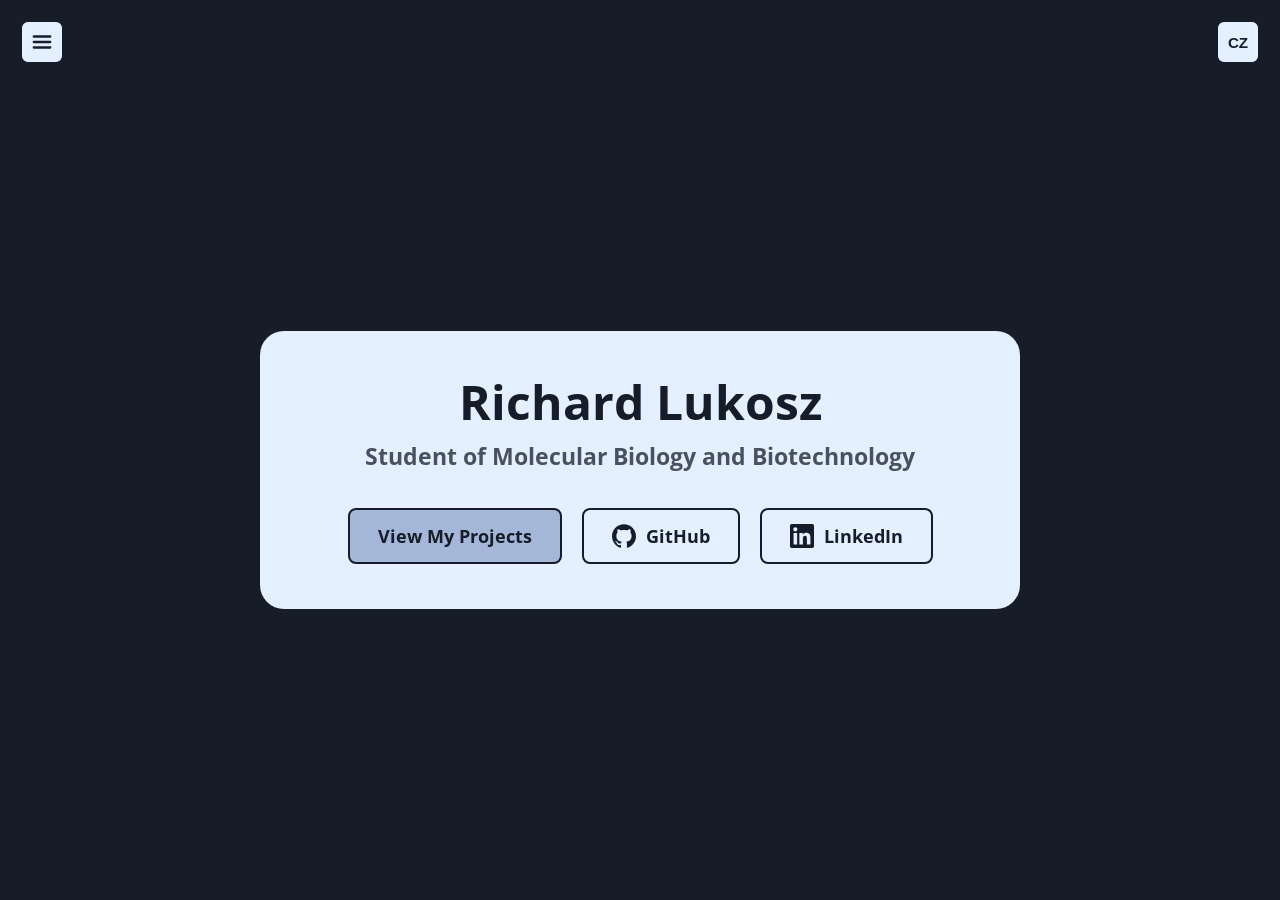
<file: index.html>
<!DOCTYPE html>
<html lang="cs" data-title-cs="Úvod" data-title-en="Home">
<head>
    <meta charset="UTF-8">
    <meta name="viewport" content="width=device-width, initial-scale=1.0">
    <meta name="description" content="Osobní web a portfolio projektů.">
    <title>Úvod</title>

    <!-- Open Graph -->
    <meta property="og:type" content="website">
    <meta property="og:url" content="https://richardlukosz.cz/">
    <meta property="og:title" content="Richard Lukosz">
    <meta property="og:description" content="Personal website.">
    <!-- <meta property="og:image" content="https://richardlukosz.cz/og-image.png"> -->
    <!-- <meta name="twitter:card" content="summary_large_image"> -->

    <link rel="icon" href="data:image/svg+xml,<svg xmlns='http://www.w3.org/2000/svg' viewBox='0 0 100 100'><rect width='100' height='100' rx='20' fill='%23161d29'/><text x='50' y='68' font-family='sans-serif' font-size='52' font-weight='bold' fill='%23e4f0ff' text-anchor='middle'>RL</text></svg>">
    <script>
        (function() {
            const saved = localStorage.getItem('preferredLang');
            const browserEn = !saved && navigator.language && !navigator.language.startsWith('cs') && !navigator.language.startsWith('sk');
            if (saved === 'en' || browserEn) {
                const html = document.documentElement;
                html.classList.add('lang-en-active');
                html.setAttribute('lang', 'en');
                document.title = html.dataset.titleEn;
            }
        })();
    </script>
    <link rel="stylesheet" href="/style.css">
    <script src="/script.js" defer></script>
</head>
<body>
    <button class="hamburger-btn" aria-label="Menu" aria-expanded="false" id="menuToggleBtn">
        <svg width="22" height="22" viewBox="0 0 24 24" fill="none" stroke="currentColor" stroke-width="2.5" stroke-linecap="round" aria-hidden="true">
            <line x1="3" y1="6" x2="21" y2="6"></line>
            <line x1="3" y1="12" x2="21" y2="12"></line>
            <line x1="3" y1="18" x2="21" y2="18"></line>
        </svg>
    </button>
    <nav class="mobile-menu" id="mobileMenu">
        <a href="/" class="menu-link active">
            <span class="lang-cs">Domů</span>
            <span class="lang-en">Home</span>
        </a>
        <a href="/projects" class="menu-link">
            <span class="lang-cs">Projekty</span>
            <span class="lang-en">Projects</span>
        </a>
    </nav>

    <div class="lang-switcher">
        <button class="lang-btn" id="langToggleBtn" aria-label="Přepnout jazyk / Switch language">EN</button>
    </div>

    <main class="hero-container">
        <h1>Richard Lukosz</h1>

        <div class="subtitle">
            <span class="lang-cs">Student programu Molekulární biologie a biotechnologie</span>
            <span class="lang-en">Student of Molecular Biology and Biotechnology</span>
        </div>

        <div class="action-buttons">
            <a href="/projects" class="btn btn-secondary">
                <span class="lang-cs">Prohlédnout Projekty</span>
                <span class="lang-en">View My Projects</span>
            </a>
            <a href="https://github.com/richardlukosz" target="_blank" rel="noopener noreferrer" class="btn btn-primary">
                <svg class="btn-icon" aria-hidden="true" viewBox="0 0 24 24" xmlns="http://www.w3.org/2000/svg">
                    <path d="M12 .297c-6.63 0-12 5.373-12 12 0 5.303 3.438 9.8 8.205 11.385.6.113.82-.258.82-.577 0-.285-.01-1.04-.015-2.04-3.338.724-4.042-1.61-4.042-1.61C4.422 18.07 3.633 17.7 3.633 17.7c-1.087-.744.084-.729.084-.729 1.205.084 1.838 1.236 1.838 1.236 1.07 1.835 2.809 1.305 3.495.998.108-.776.417-1.305.76-1.605-2.665-.3-5.466-1.332-5.466-5.93 0-1.31.465-2.38 1.235-3.22-.135-.303-.54-1.523.105-3.176 0 0 1.005-.322 3.3 1.23.96-.267 1.98-.399 3-.405 1.02.006 2.04.138 3 .405 2.28-1.552 3.285-1.23 3.285-1.23.645 1.653.24 2.873.12 3.176.765.84 1.23 1.91 1.23 3.22 0 4.61-2.805 5.625-5.475 5.92.42.36.81 1.096.81 2.22 0 1.606-.015 2.896-.015 3.286 0 .315.21.69.825.57C20.565 22.092 24 17.592 24 12.297c0-6.627-5.373-12-12-12"/>
                </svg>
                <span>GitHub</span>
            </a>
            <a href="https://www.linkedin.com/in/richardlukosz/" target="_blank" rel="noopener noreferrer" class="btn btn-primary">
                <svg class="btn-icon" aria-hidden="true" viewBox="0 0 24 24" xmlns="http://www.w3.org/2000/svg">
                    <path d="M20.447 20.452h-3.554v-5.569c0-1.328-.027-3.037-1.852-3.037-1.853 0-2.136 1.445-2.136 2.939v5.667H9.351V9h3.414v1.561h.046c.477-.9 1.637-1.85 3.37-1.85 3.601 0 4.267 2.37 4.267 5.455v6.286zM5.337 7.433c-1.144 0-2.063-.926-2.063-2.065 0-1.138.92-2.063 2.063-2.063 1.14 0 2.064.925 2.064 2.063 0 1.139-.925 2.065-2.064 2.065zm1.782 13.019H3.555V9h3.564v11.452zM22.225 0H1.771C.792 0 0 .774 0 1.729v20.542C0 23.227.792 24 1.771 24h20.451C23.2 24 24 23.227 24 22.271V1.729C24 .774 23.2 0 22.222 0h.003z"/>
                </svg>
                <span>LinkedIn</span>
            </a>
        </div>
    </main>
</body>
</html>
</file>
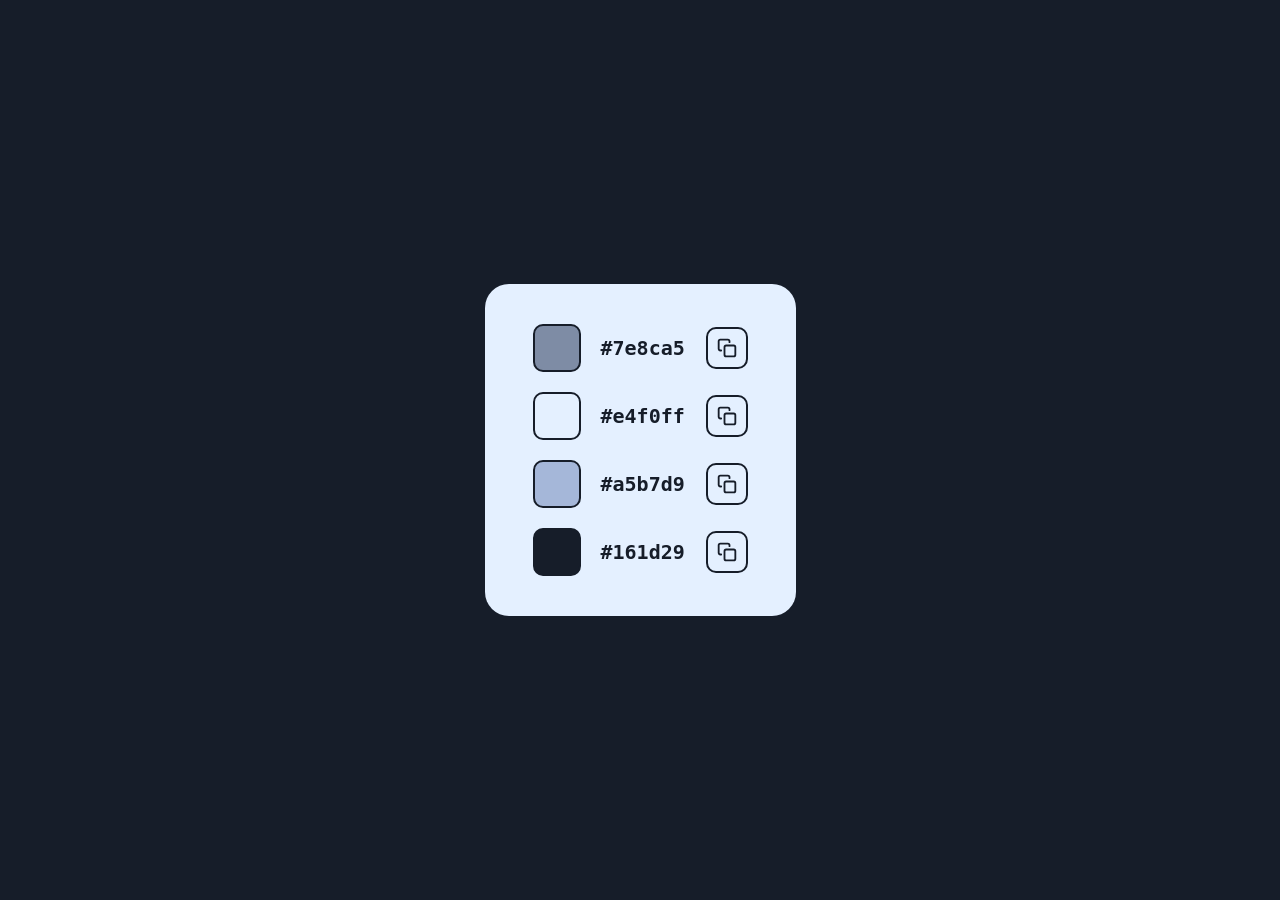
<file: colours.html>
<!DOCTYPE html>
<html lang="cs">
<head>
    <meta charset="UTF-8">
    <meta name="viewport" content="width=device-width, initial-scale=1.0">
    <title>Colours</title>
    <style>
        :root {
            --bg-main: #7e8ca5;
            --bg-island: #e4f0ff;
            --bg-secondary: #a5b7d9;
            --text-dark: #161d29;
        }

        *, *::before, *::after {
            box-sizing: border-box;
        }

        body {
            font-family: sans-serif;
            background: var(--text-dark);
            color: var(--text-dark);
            display: flex;
            justify-content: center;
            align-items: center;
            min-height: 100vh;
            margin: 0;
            padding: 20px;
        }

        .palette-container {
            background: var(--bg-island);
            padding: 40px 48px;
            border-radius: 24px;
            display: flex;
            flex-direction: column;
            gap: 20px;
        }

        .color-row {
            display: flex;
            align-items: center;
            gap: 20px;
        }

        .color-square {
            width: 48px;
            height: 48px;
            border-radius: 10px;
            border: 2px solid var(--text-dark);
            flex-shrink: 0;
        }

        .color-hex {
            font-family: monospace;
            font-size: 1.25rem;
            font-weight: bold;
            color: var(--text-dark);
            min-width: 85px;
        }

        .copy-btn {
            display: inline-flex;
            align-items: center;
            justify-content: center;
            background: var(--bg-island);
            color: var(--text-dark);
            border: 2px solid var(--text-dark);
            border-radius: 10px;
            width: 42px;
            height: 42px;
            cursor: pointer;
            transition: 0.2s;
            padding: 0;
            flex-shrink: 0;
        }

        .copy-btn svg {
            width: 20px;
            height: 20px;
            stroke: var(--text-dark);
            fill: none;
            stroke-width: 2.2;
            stroke-linecap: round;
            stroke-linejoin: round;
        }

        .copy-btn.copied {
            background: var(--bg-secondary);
        }

        @media (hover: hover) {
            .copy-btn:hover {
                background: var(--bg-secondary);
            }
        }
    </style>
</head>
<body>
    <main class="palette-container">
        <div class="color-row">
            <div class="color-square" style="background-color: #7e8ca5;"></div>
            <span class="color-hex">#7e8ca5</span>
            <button type="button" class="copy-btn" data-hex="#7e8ca5">
                <svg viewBox="0 0 24 24"><rect x="9" y="9" width="13" height="13" rx="2" ry="2"></rect><path d="M5 15H4a2 2 0 0 1-2-2V4a2 2 0 0 1 2-2h9a2 2 0 0 1 2 2v1"></path></svg>
            </button>
        </div>

        <div class="color-row">
            <div class="color-square" style="background-color: #e4f0ff;"></div>
            <span class="color-hex">#e4f0ff</span>
            <button type="button" class="copy-btn" data-hex="#e4f0ff">
                <svg viewBox="0 0 24 24"><rect x="9" y="9" width="13" height="13" rx="2" ry="2"></rect><path d="M5 15H4a2 2 0 0 1-2-2V4a2 2 0 0 1 2-2h9a2 2 0 0 1 2 2v1"></path></svg>
            </button>
        </div>

        <div class="color-row">
            <div class="color-square" style="background-color: #a5b7d9;"></div>
            <span class="color-hex">#a5b7d9</span>
            <button type="button" class="copy-btn" data-hex="#a5b7d9">
                <svg viewBox="0 0 24 24"><rect x="9" y="9" width="13" height="13" rx="2" ry="2"></rect><path d="M5 15H4a2 2 0 0 1-2-2V4a2 2 0 0 1 2-2h9a2 2 0 0 1 2 2v1"></path></svg>
            </button>
        </div>

        <div class="color-row">
            <div class="color-square" style="background-color: #161d29;"></div>
            <span class="color-hex">#161d29</span>
            <button type="button" class="copy-btn" data-hex="#161d29">
                <svg viewBox="0 0 24 24"><rect x="9" y="9" width="13" height="13" rx="2" ry="2"></rect><path d="M5 15H4a2 2 0 0 1-2-2V4a2 2 0 0 1 2-2h9a2 2 0 0 1 2 2v1"></path></svg>
            </button>
        </div>
    </main>

    <script>
        const copyIcon = '<svg viewBox="0 0 24 24"><rect x="9" y="9" width="13" height="13" rx="2" ry="2"></rect><path d="M5 15H4a2 2 0 0 1-2-2V4a2 2 0 0 1 2-2h9a2 2 0 0 1 2 2v1"></path></svg>';
        const checkIcon = '<svg viewBox="0 0 24 24"><polyline points="20 6 9 17 4 12"></polyline></svg>';

        function fallbackCopy(text) {
            const textarea = document.createElement('textarea');
            textarea.value = text;
            textarea.style.position = 'fixed';
            textarea.style.opacity = '0';
            document.body.appendChild(textarea);
            textarea.select();
            document.execCommand('copy');
            document.body.removeChild(textarea);
        }

        function showCopiedState(btn) {
            btn.innerHTML = checkIcon;
            btn.classList.add('copied');
            clearTimeout(btn._timeout);
            btn._timeout = setTimeout(() => {
                btn.innerHTML = copyIcon;
                btn.classList.remove('copied');
            }, 1500);
        }

        document.querySelectorAll('.copy-btn').forEach(btn => {
            btn.addEventListener('click', () => {
                const hex = btn.getAttribute('data-hex');
                if (navigator.clipboard && window.isSecureContext) {
                    navigator.clipboard.writeText(hex)
                        .then(() => showCopiedState(btn))
                        .catch(() => {
                            fallbackCopy(hex);
                            showCopiedState(btn);
                        });
                } else {
                    fallbackCopy(hex);
                    showCopiedState(btn);
                }
            });
        });
    </script>
</body>
</html>
</file>
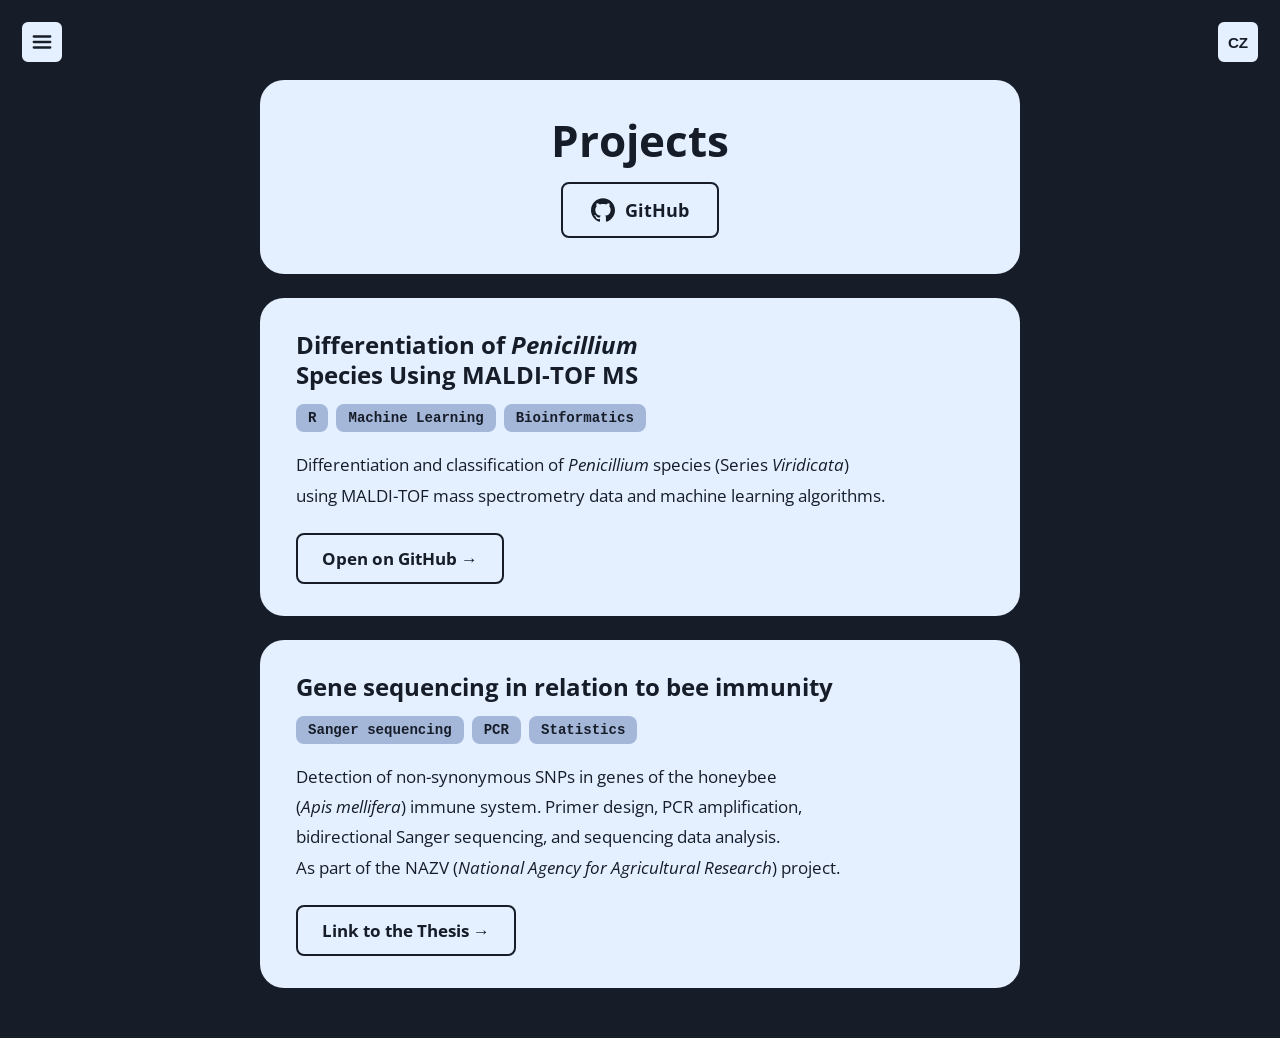
<file: projects.html>
<!DOCTYPE html>
<html lang="cs" data-title-cs="Projekty" data-title-en="Projects">
<head>
    <meta charset="UTF-8">
    <meta name="viewport" content="width=device-width, initial-scale=1.0">
    <meta name="description" content="Přehled výzkumných a bioinformatických projektů.">
    <title>Projekty</title>
    <link rel="icon" href="data:image/svg+xml,<svg xmlns='http://www.w3.org/2000/svg' viewBox='0 0 100 100'><rect width='100' height='100' rx='20' fill='%23161d29'/><text x='50' y='68' font-family='sans-serif' font-size='52' font-weight='bold' fill='%23e4f0ff' text-anchor='middle'>RL</text></svg>">
    <script>
        (function() {
            const saved = localStorage.getItem('preferredLang');
            const browserEn = !saved && navigator.language && !navigator.language.startsWith('cs') && !navigator.language.startsWith('sk');
            if (saved === 'en' || browserEn) {
                const html = document.documentElement;
                html.classList.add('lang-en-active');
                html.setAttribute('lang', 'en');
                document.title = html.dataset.titleEn;
            }
        })();
    </script>
    <link rel="stylesheet" href="/style.css">
    <script src="/script.js" defer></script>
</head>
<body class="page-top">
    <button class="hamburger-btn" aria-label="Menu" aria-expanded="false" id="menuToggleBtn">
        <svg width="22" height="22" viewBox="0 0 24 24" fill="none" stroke="currentColor" stroke-width="2.5" stroke-linecap="round" aria-hidden="true">
            <line x1="3" y1="6" x2="21" y2="6"></line>
            <line x1="3" y1="12" x2="21" y2="12"></line>
            <line x1="3" y1="18" x2="21" y2="18"></line>
        </svg>
    </button>
    <nav class="mobile-menu" id="mobileMenu">
        <a href="/" class="menu-link">
            <span class="lang-cs">Domů</span>
            <span class="lang-en">Home</span>
        </a>
        <a href="/projects" class="menu-link active">
            <span class="lang-cs">Projekty</span>
            <span class="lang-en">Projects</span>
        </a>
    </nav>

    <div class="lang-switcher">
        <button class="lang-btn" id="langToggleBtn" aria-label="Přepnout jazyk / Switch language">EN</button>
    </div>

    <header class="page-header">
        <h1>
            <span class="lang-cs">Projekty</span>
            <span class="lang-en">Projects</span>
        </h1>

        <a href="https://github.com/richardlukosz" target="_blank" rel="noopener noreferrer" class="btn btn-primary">
            <svg class="btn-icon" aria-hidden="true" viewBox="0 0 24 24" xmlns="http://www.w3.org/2000/svg">
                <path d="M12 .297c-6.63 0-12 5.373-12 12 0 5.303 3.438 9.8 8.205 11.385.6.113.82-.258.82-.577 0-.285-.01-1.04-.015-2.04-3.338.724-4.042-1.61-4.042-1.61C4.422 18.07 3.633 17.7 3.633 17.7c-1.087-.744.084-.729.084-.729 1.205.084 1.838 1.236 1.838 1.236 1.07 1.835 2.809 1.305 3.495.998.108-.776.417-1.305.76-1.605-2.665-.3-5.466-1.332-5.466-5.93 0-1.31.465-2.38 1.235-3.22-.135-.303-.54-1.523.105-3.176 0 0 1.005-.322 3.3 1.23.96-.267 1.98-.399 3-.405 1.02.006 2.04.138 3 .405 2.28-1.552 3.285-1.23 3.285-1.23.645 1.653.24 2.873.12 3.176.765.84 1.23 1.91 1.23 3.22 0 4.61-2.805 5.625-5.475 5.92.42.36.81 1.096.81 2.22 0 1.606-.015 2.896-.015 3.286 0 .315.21.69.825.57C20.565 22.092 24 17.592 24 12.297c0-6.627-5.373-12-12-12"/>
            </svg>
            <span>GitHub</span>
        </a>
    </header>

    <main class="projects-container">
        <article class="project-card">
            <h2 class="project-title">
                <span class="lang-cs">Diferenciace druhů <i>Penicillium</i> pomocí MALDI-TOF MS</span>
                <span class="lang-en">Differentiation of <i>Penicillium</i> Species Using MALDI-TOF MS</span>
            </h2>

            <ul class="project-tags">
                <li class="skill-badge">R</li>
                <li class="skill-badge">Machine Learning</li>
                <li class="skill-badge">Bioinformatics</li>
            </ul>

            <p class="project-desc">
                <span class="lang-cs">Klasifikace a identifikace plísní rodu <i>Penicillium</i> (série <i>Viridicata</i>) s využitím dat z hmotnostní spektrometrie a algoritmů strojového učení.</span>
                <span class="lang-en">Differentiation and classification of <i>Penicillium</i> species (Series <i>Viridicata</i>) using MALDI-TOF mass spectrometry data and machine learning algorithms.</span>
            </p>

            <div class="project-actions">
                <a href="https://github.com/richardlukosz/maldi-tof-penicillium-analysis" target="_blank" rel="noopener noreferrer" class="btn btn-secondary">
                    <span class="lang-cs">Otevřít na GitHubu &rarr;</span>
                    <span class="lang-en">Open on GitHub &rarr;</span>
                </a>
            </div>
        </article>

        <article class="project-card">
            <h2 class="project-title">
                <span class="lang-cs">Sekvenace genů ve vztahu k imunitě včel</span>
                <span class="lang-en">Gene sequencing in relation to bee immunity</span>
            </h2>

            <ul class="project-tags">
                <li class="skill-badge">Sanger sequencing</li>
                <li class="skill-badge">PCR</li>
                <li class="skill-badge">Statistics</li>
            </ul>

            <p class="project-desc">
                <span class="lang-cs">Detekce nesynonymních SNP v genech imunitního systému včely medonosné (<i>Apis mellifera</i>). Návrh primerů, PCR amplifikace, oboustranné Sangerovo sekvenování a zpracování sekvenačních dat.<br>V rámci projektu NAZV.</span>
                <span class="lang-en">Detection of non-synonymous SNPs in genes of the honeybee (<i>Apis mellifera</i>) immune system. Primer design, PCR amplification, bidirectional Sanger sequencing, and sequencing data analysis.<br>As part of the NAZV (<i>National Agency for Agricultural Research</i>) project.</span>
            </p>

            <div class="project-actions">
                <a href="https://theses.cz/id/58lv0u/" target="_blank" rel="noopener noreferrer" class="btn btn-secondary">
                    <span class="lang-cs">Odkaz na práci &rarr;</span>
                    <span class="lang-en">Link to the Thesis &rarr;</span>
                </a>
            </div>
        </article>
    </main>
</body>
</html>
</file>
<file: style.css>
@font-face {
    font-family: 'Open Sans';
    src: url('/fonts/open-sans-regular.woff2') format('woff2');
    font-weight: 400;
    font-style: normal;
    font-display: swap;
}

@font-face {
    font-family: 'Open Sans';
    src: url('/fonts/open-sans-italic.woff2') format('woff2');
    font-weight: 400;
    font-style: italic;
    font-display: swap;
}

@font-face {
    font-family: 'Open Sans';
    src: url('/fonts/open-sans-bold.woff2') format('woff2');
    font-weight: 700;
    font-style: normal;
    font-display: swap;
}

@font-face {
    font-family: 'Open Sans';
    src: url('/fonts/open-sans-bold-italic.woff2') format('woff2');
    font-weight: 700;
    font-style: italic;
    font-display: swap;
}

:root {
    --bg-main: #7e8ca5;
    --bg-island: #e4f0ff;
    --bg-secondary: #a5b7d9;
    --text-dark: #161d29;
    --island-r: 24px;
    --btn-r: 8px;
}

*, *::before, *::after {
    box-sizing: border-box;
}

body {
    font-family: 'Open Sans', sans-serif;
    background: var(--text-dark);
    color: var(--text-dark);
    display: flex;
    flex-direction: column;
    justify-content: center;
    align-items: center;
    min-height: 100vh;
    min-height: 100dvh;
    margin: 0;
    text-align: center;
    position: relative;
    padding: 80px 20px 40px 20px;
}

body.page-top {
    justify-content: flex-start;
    padding-bottom: 50px;
}

html:not(.lang-en-active) .lang-en { display: none; }
html.lang-en-active .lang-cs { display: none; }

/* Ostrovy */
.hero-container,
.error-container,
.page-header {
    max-width: 760px;
    width: 100%;
    background: var(--bg-island);
    border-radius: var(--island-r);
    display: flex;
    flex-direction: column;
    align-items: center;
}

.hero-container {
    padding: 45px 40px;
    gap: 12px;
}

.error-container {
    padding: 50px 40px;
    gap: 12px;
}

.page-header {
    padding: 36px 40px;
    gap: 18px;
    margin-bottom: 24px;
}

/* Typografie */
.hero-container h1 {
    font-size: 3rem;
    margin: 0;
    line-height: 1.1;
}

.page-header h1 {
    font-size: 2.75rem;
    margin: 0;
    line-height: 1.1;
}

.error-container h1 {
    font-size: 5.5rem;
    margin: 0;
    line-height: 1;
    opacity: 0.75;
    letter-spacing: 4px;
    font-family: monospace;
}

.error-container h2 {
    font-size: 2rem;
    margin: 8px 0 0 0;
}

.error-container p {
    line-height: 1.8;
    font-size: 1.15rem;
    margin: 10px 0 30px 0;
}

.subtitle {
    font-size: 1.45rem;
    opacity: 0.75;
    margin-top: 0;
    margin-bottom: 24px;
    font-weight: bold;
}

/* Tlačítka */
.action-buttons {
    display: flex;
    gap: 20px;
    flex-wrap: wrap;
    justify-content: center;
}

.btn {
    display: inline-flex;
    align-items: center;
    justify-content: center;
    gap: 10px;
    text-decoration: none;
    padding: 14px 28px;
    border-radius: var(--btn-r);
    font-size: 1.1rem;
    font-weight: bold;
    transition: background-color 0.2s ease;
    cursor: pointer;
}

.btn-primary {
    background: var(--bg-island);
    color: var(--text-dark);
    border: 2px solid var(--text-dark);
}

.btn-secondary {
    background: var(--bg-secondary);
    color: var(--text-dark);
    border: 2px solid var(--text-dark);
}

.project-actions .btn-secondary {
    background: var(--bg-island);
    padding: 12px 24px;
    font-size: 1.05rem;
}

.btn-icon {
    fill: var(--text-dark);
    width: 24px;
    height: 24px;
    flex-shrink: 0;
}

/* Projekty */
.projects-container {
    display: flex;
    flex-direction: column;
    gap: 24px;
    width: 100%;
    max-width: 760px;
    text-align: left;
}

.project-card {
    background: var(--bg-island);
    padding: 32px 36px;
    border-radius: var(--island-r);
    display: flex;
    flex-direction: column;
    gap: 14px;
}

.project-title {
    font-size: 1.5rem;
    margin: 0;
    line-height: 1.25;
    text-wrap: balance;
}

.project-tags {
    display: flex;
    flex-wrap: wrap;
    gap: 8px;
    list-style: none;
    padding: 0;
    margin: 0;
}

.skill-badge {
    background: var(--bg-secondary);
    padding: 6px 12px;
    border-radius: var(--btn-r);
    font-size: 0.88rem;
    font-family: monospace;
    font-weight: bold;
}

.project-desc {
    line-height: 1.75;
    font-size: 1.08rem;
    margin: 4px 0 8px 0;
    text-wrap: balance;
}

.project-actions {
    display: flex;
    flex-wrap: wrap;
    gap: 12px;
    align-items: center;
}

/* Navigace a přepínač jazyka */
.lang-switcher {
    position: fixed;
    top: 20px;
    right: 20px;
    z-index: 100;
}

.lang-btn, .hamburger-btn {
    width: 44px;
    height: 44px;
    padding: 0;
    display: inline-flex;
    align-items: center;
    justify-content: center;
    background: var(--bg-island);
    color: var(--text-dark);
    border: 2px solid var(--text-dark);
    border-radius: var(--btn-r);
    font-weight: bold;
    line-height: 1;
    cursor: pointer;
    transition: background-color 0.2s ease;
}

.lang-btn {
    font-size: 0.95rem;
    padding-top: 1px;
    text-box-trim: trim-both;
    text-box-edge: cap alphabetic;
}

.hamburger-btn {
    position: fixed;
    top: 20px;
    left: 20px;
    z-index: 100;
}

.lang-btn:focus-visible, .hamburger-btn:focus-visible {
    outline: 4px solid var(--bg-island);
    outline-offset: 4px;
}

.btn:focus-visible, .menu-link:focus-visible {
    outline: 4px solid var(--text-dark);
    outline-offset: 4px;
}

.mobile-menu {
    position: fixed;
    top: 0;
    left: 0;
    width: 250px;
    height: 100vh;
    height: 100dvh;
    background: var(--bg-island);
    box-shadow: 5px 0 20px rgba(0, 0, 0, 0.25);
    display: flex;
    flex-direction: column;
    padding: 85px 25px;
    transform: translateX(-100%);
    visibility: hidden;
    transition: transform 0.3s ease, visibility 0.3s ease;
    z-index: 99;
}

.mobile-menu.open {
    transform: translateX(0);
    visibility: visible;
}

.menu-link {
    color: var(--text-dark);
    opacity: 0.7;
    font-size: 1.2rem;
    font-weight: bold;
    text-decoration: none;
    margin-bottom: 20px;
    transition: opacity 0.2s ease;
}

.menu-link.active {
    opacity: 1;
    text-decoration: underline;
}

@media (hover: hover) {
    .lang-btn:hover, .hamburger-btn:hover {
        background: var(--bg-secondary);
    }
    .menu-link:hover {
        opacity: 1;
    }
    .btn-primary:hover,
    .project-actions .btn-secondary:hover {
        background: var(--bg-secondary);
    }
    .btn-secondary:hover {
        background: var(--bg-main);
    }
}

@media (max-width: 600px) {
    :root {
        --island-r: 18px;
        --btn-r: 6px;
    }
    body {
        justify-content: flex-start;
        padding: 75px 15px 30px 15px;
    }
    .hero-container { padding: 30px 20px; }
    .error-container { padding: 36px 20px; }
    .page-header, .project-card { padding: 26px 20px; }
    .hero-container h1 { font-size: 2.3rem; }
    .page-header h1 { font-size: 2.2rem; }
    .error-container h1 { font-size: 4rem; }
    .error-container h2 { font-size: 1.5rem; }
    .error-container p { font-size: 1.05rem; }
    .subtitle { font-size: 1.15rem; }
    .project-title { font-size: 1.25rem; }
    .project-desc { font-size: 1.02rem; }
    .action-buttons { flex-direction: column; width: 100%; gap: 10px; }
    .btn { width: 100%; }
}
</file>
